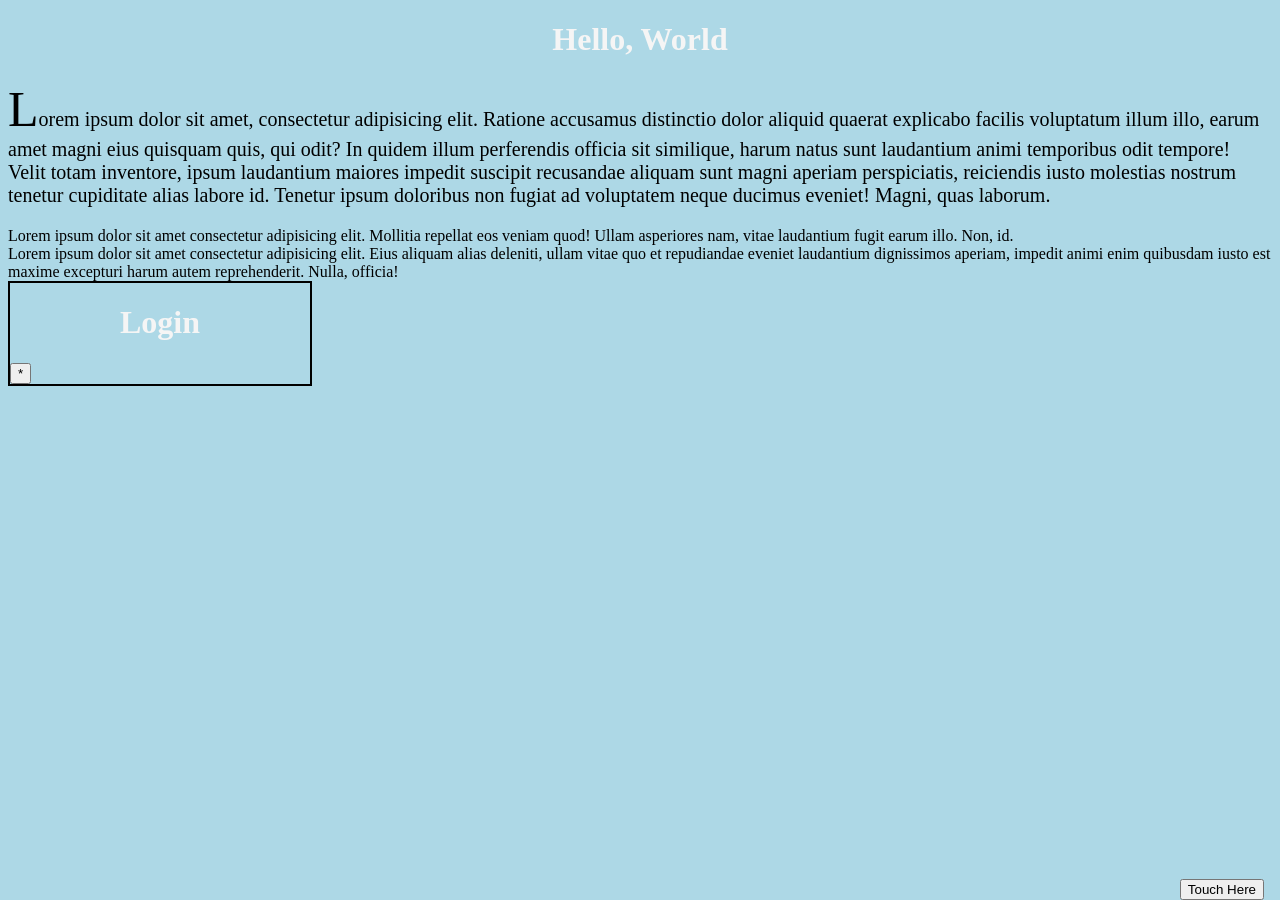
<file: Class/index.html>
<!DOCTYPE html>
<html lang="en">
<head>
    <meta charset="UTF-8">
    <meta name="viewport" content="width=device-width, initial-scale=1.0">
    <link rel="stylesheet" href="style.css">
    <title>Document</title>
</head>
<body>
   <h1>Hello, World</h1>
<p>
    Lorem ipsum dolor sit amet, consectetur adipisicing elit. Ratione accusamus distinctio dolor aliquid quaerat explicabo facilis voluptatum illum illo, earum amet magni eius quisquam quis, qui odit? In quidem illum perferendis officia sit similique, harum natus sunt laudantium animi temporibus odit tempore! Velit totam inventore, ipsum laudantium maiores impedit suscipit recusandae aliquam sunt magni aperiam perspiciatis, reiciendis iusto molestias nostrum tenetur cupiditate alias labore id. Tenetur ipsum doloribus non fugiat ad voluptatem neque ducimus eveniet! Magni, quas laborum.
</p>
<span class="A">Lorem ipsum dolor sit amet consectetur adipisicing elit. Mollitia repellat eos veniam quod! Ullam asperiores nam, vitae laudantium fugit earum illo. Non, id.</span>
<span class="B">Lorem ipsum dolor sit amet consectetur adipisicing elit. Eius aliquam alias deleniti, ullam vitae quo et repudiandae eveniet laudantium dignissimos aperiam, impedit animi enim quibusdam iusto est maxime excepturi harum autem reprehenderit. Nulla, officia!</span>

<div class="card">
<h1>Login</h1>
<button class="btn">*</button>
</div>
<button class="toucher">Touch Here</button>
</body>
</html>
</file>
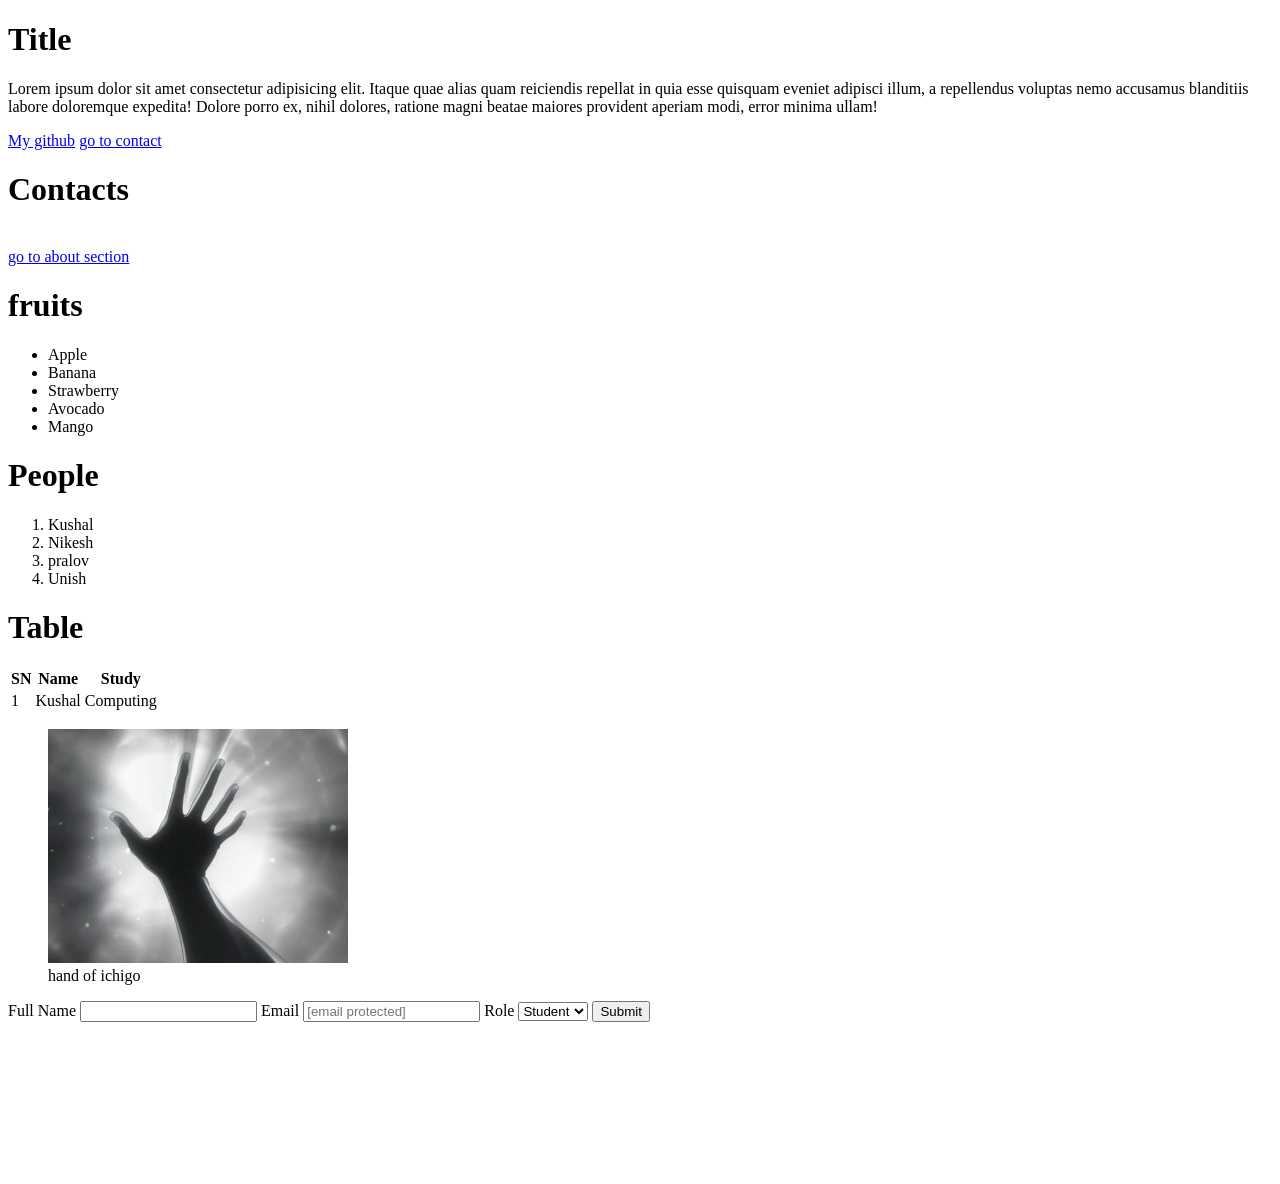
<file: HTML/index.html>
<!DOCTYPE html>
<html lang="en">
<head>
    <meta charset="UTF-8">
    <meta name="viewport" content="width=device-width, initial-scale=1.0">
    <title>Document</title>
</head>
<body>
    <h1>Title</h1>
    <p>Lorem ipsum dolor sit amet consectetur adipisicing elit. Itaque quae alias quam reiciendis repellat in quia esse quisquam eveniet adipisci illum, a repellendus voluptas nemo accusamus blanditiis labore doloremque expedita! Dolore porro ex, nihil dolores, ratione magni beatae maiores provident aperiam modi, error minima ullam!</p>
    <a href="https://github.com/sir-beluga/WebDev_Class_39B_Kaushal_Pandey.git" target="_blank" rel="noopener noreferrer">My github</a>

    <a href="#contact">go to contact</a><br>
    <h1 id="contact">Contacts</h1><br>
    <a href="about.html">go to about section</a>
<h1>
    fruits
</h1>
    <ul>
        <li>Apple</li>
        <li>Banana</li>
        <li>Strawberry</li>
        <li>Avocado</li>
        <li>Mango</li>
    </ul>
<h1>People</h1>
<ol>
    <li>Kushal</li>
    <li>Nikesh</li>
    <li>pralov</li>
    <li>Unish</li>
</ol>

<h1>Table</h1>
<table>
    <thead>
        <tr>
            <th>
                SN
            </th>
            <th>
                Name
            </th>
            <th>
                Study
            </th>
        </tr>
    </thead>
    <tbody>
        <tr>
            <td>
                1
            </td>
            <td>
                Kushal
            </td>
            <td>
                Computing
            </td>
        </tr>
    </tbody>
</table>
<figure>
<img src="image.png" alt="ichigo hand" width="300">
<figcaption>hand of ichigo</figcaption>
</figure>

 <div class="form">
    <form action="/submit" method="POST">
    <!-- Always pair a label with its input -->
    <label for="name">Full Name</label>
    <input
        type="text"
        id="name"
        name="name"
        required
    >
    <label for="email">Email</label>
    <input
        type="email"
        id="email"
        placeholder="[email protected]"
    >
    <label for="role">Role</label>
    <select id="role" name="role">
        <option value="student">Student</option>
        <option value="teacher">Teacher</option>
    </select>
    <button type="submit">Submit</button>
 </form>
</div>

<iframe src="https://youtu.be/49_Ph2q6uIM" frameborder="0"></iframe>
</body>
</html>
</file>
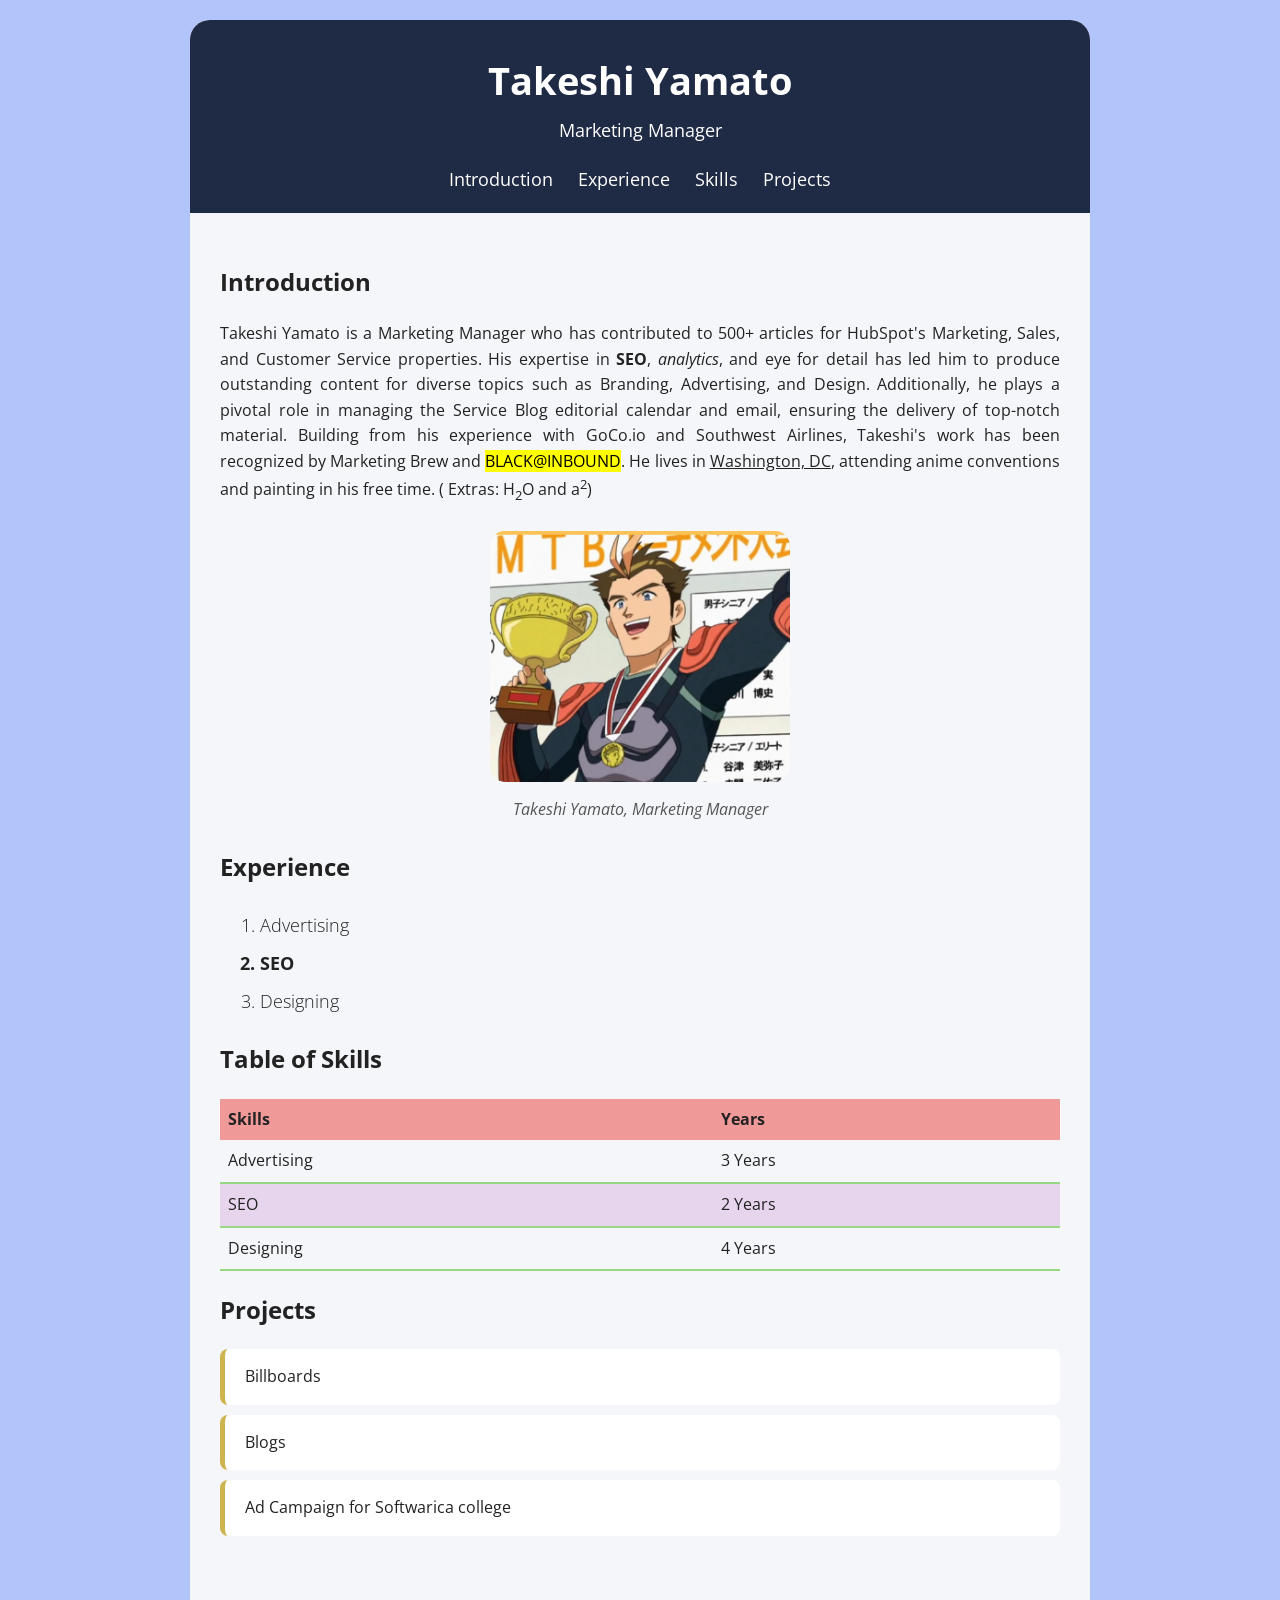
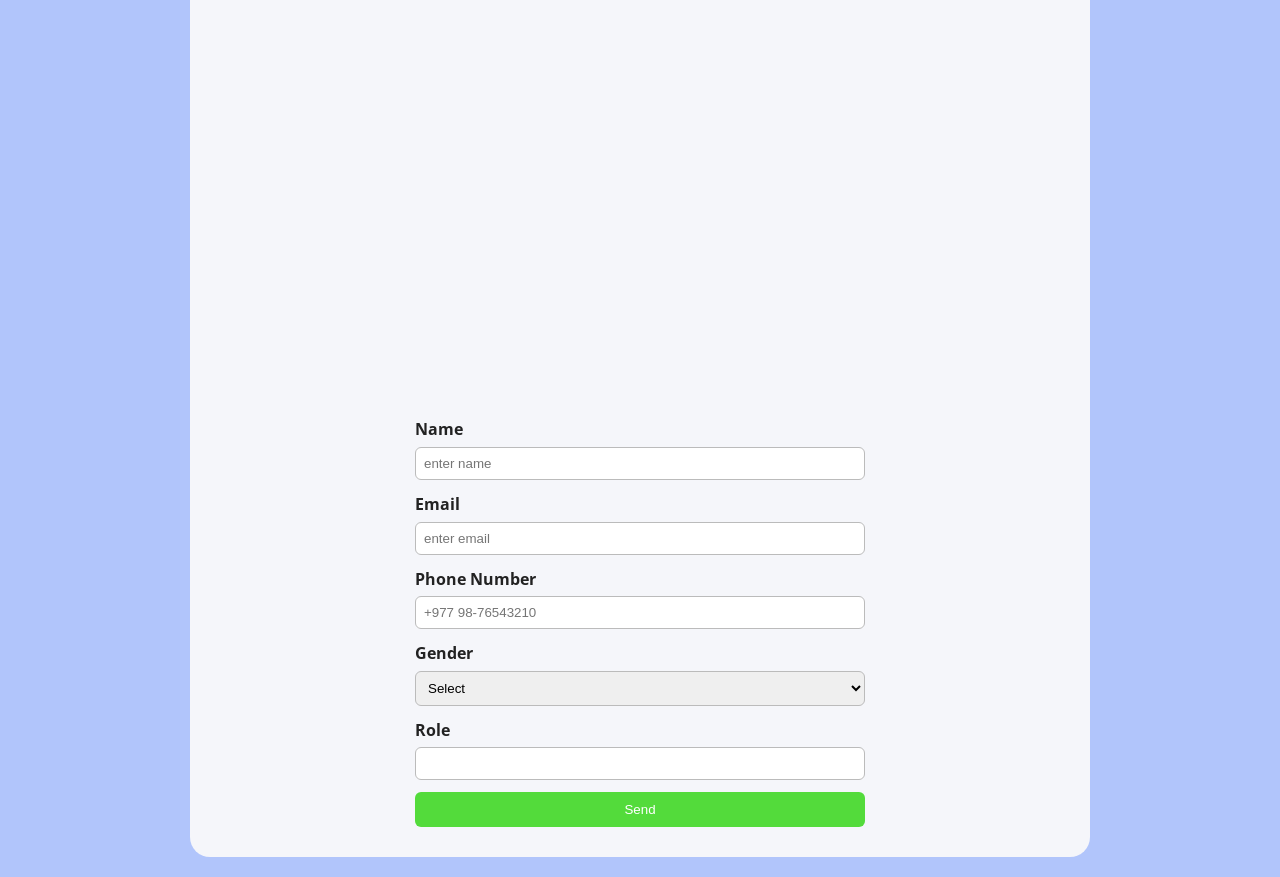
<file: Assignmentsn Portfolio/assignment1.html>
<!DOCTYPE html>
<html lang="en">
<head>
    <meta charset="UTF-8">
    <meta name="viewport" content="width=device-width, initial-scale=1.0">
    <link href="https://fonts.googleapis.com/css2?family=Open+Sans:wght@300;700&display=swap" rel="stylesheet">
    <link rel="stylesheet" href="style.css">
    <title>Takeshi Yamato</title>
</head>
<body>
<div class="site">

    <header>
        <h1 class="boss_name">Takeshi Yamato</h1>
        <h2 class="position_boss">Marketing Manager</h2>
        <nav>
            <a href="#hero">Introduction</a>
            <a href="#exp">Experience</a>
            <a href="#tbl">Skills</a>
            <a href="#projects">Projects</a>
        </nav>
    </header>

    <main>
        <div id="hero">
            <h2>Introduction</h2>
            <p>
                Takeshi Yamato is a Marketing Manager who has contributed to 500+ articles for HubSpot's Marketing, Sales, and Customer Service properties. His expertise in <b>SEO</b>, <i>analytics</i>, and eye for detail has led him to produce outstanding content for diverse topics such as Branding, Advertising, and Design. Additionally, he plays a pivotal role in managing the Service Blog editorial calendar and email, ensuring the delivery of top-notch material. Building from his experience with GoCo.io and Southwest Airlines, Takeshi's work has been recognized by Marketing Brew and <mark>BLACK@INBOUND</mark>. He lives in <u>Washington, DC</u>, attending anime conventions and painting in his free time. &#40; Extras: H<sub>2</sub>O and a<sup>2</sup>&#41;
            </p>

            <figure>
                <img src="image.png" alt="Boss_image">
                <figcaption>Takeshi Yamato, Marketing Manager</figcaption>
            </figure>
        </div>

        <div>
            <h2 id="exp">Experience</h2>
            <ol>
                <li>Advertising</li>
                <li>SEO</li>
                <li>Designing</li>
            </ol>
        </div>

        <h2 id="tbl">Table of Skills</h2>
        <table>
            <thead>
                <tr>
                    <th>Skills</th>
                    <th>Years</th>
                </tr>
            </thead>
            <tbody>
                <tr>
                    <td>Advertising</td>
                    <td>3 Years</td>
                </tr>
                <tr>
                    <td>SEO</td>
                    <td>2 Years</td>
                </tr>
                <tr>
                    <td>Designing</td>
                    <td>4 Years</td>
                </tr>
            </tbody>
        </table>

        <h2 id="projects">Projects</h2>
        <ul>
            <li>Billboards</li>
            <li>Blogs</li>
            <li>Ad Campaign for Softwarica college</li>
        </ul>

        <div class="video">
            <iframe src="https://www.youtube.com/embed/8-HvL_fneM4?si=fPKygfntOTgEEpYG" title="YouTube video player" frameborder="0" allow="accelerometer; autoplay; clipboard-write; encrypted-media; gyroscope; picture-in-picture; web-share" referrerpolicy="strict-origin-when-cross-origin" allowfullscreen></iframe>
        </div>

        <form>
            <label>Name <input type="text" name="name" placeholder="enter name" required></label>
            <label>Email <input type="email" name="email" placeholder="enter email" required></label>
            <label>Phone Number <input type="tel" name="phone" placeholder="+977 98-76543210"></label>
            <label>Gender
                <select name="gender">
                    <option value="">Select</option>
                    <option>Male</option>
                    <option>Female</option>
                    <option>Other</option>
                </select>
            </label>
            <label>Role <input type="text" name="role"></label>
            <button type="submit">Send</button>
        </form>
    </main>

</div>
</body>
</html>
</file>
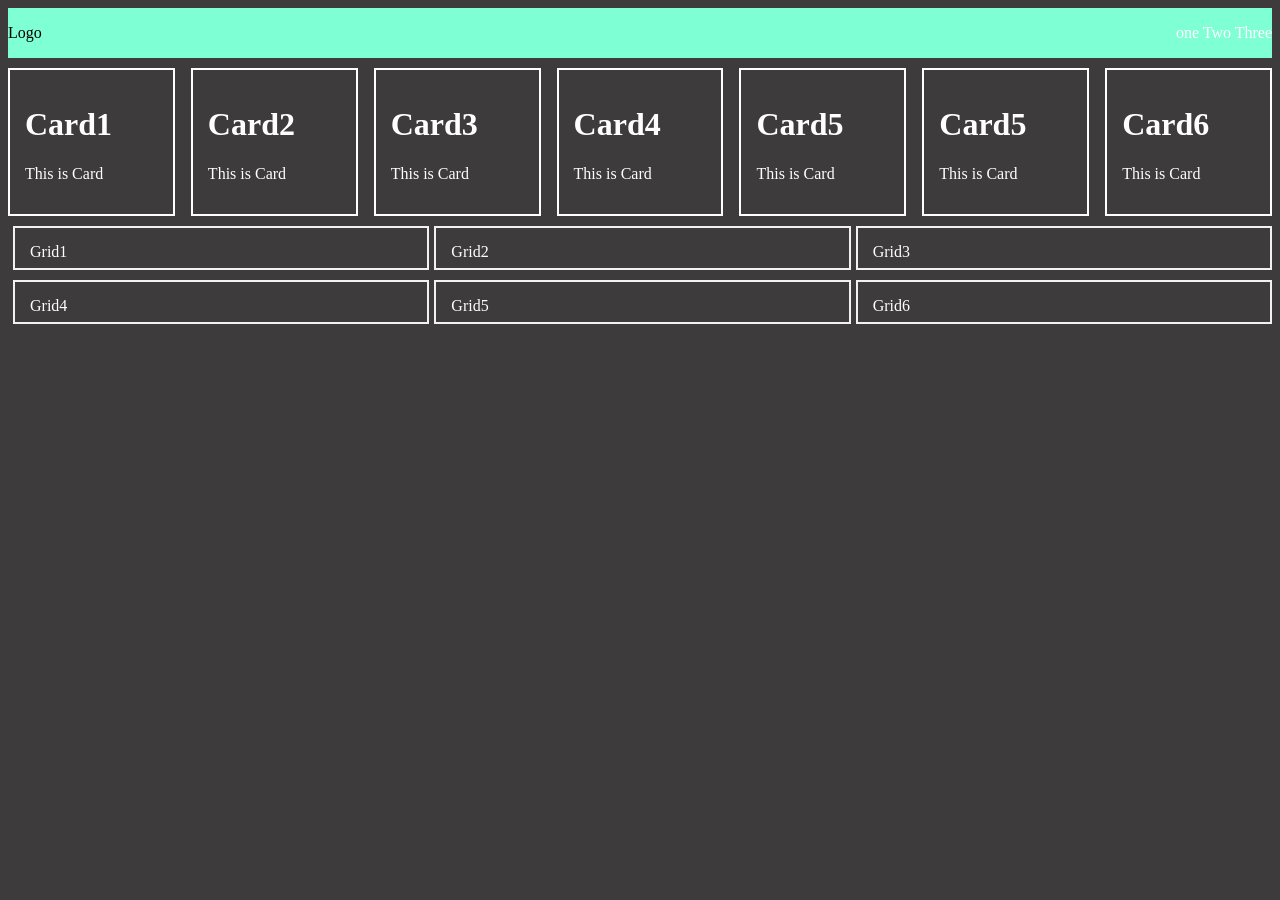
<file: Class/position.html>
<!DOCTYPE html>
<html lang="en">
<head>
    <meta charset="UTF-8">
    <meta name="viewport" content="width=device-width, initial-scale=1.0">
    <link rel="stylesheet" href="position.css">
    <title>Document</title>
</head>
<body>
    <header class="header">
<nav class="navbar">
<p class="paragraph">
    Logo
</p>
<div class="links">
    <a href="#">one</a>
    <a href="#">Two</a>
    <a href="#">Three</a>

</div>
</nav>
    </header>
<main>
    <div class="body">
        <div class="card">
            <h1>Card1</h1>
            <p>This is Card</p>
        </div>
         <div class="card">
            <h1>Card2</h1>
            <p>This is Card</p>
        </div>
         <div class="card">
            <h1>Card3</h1>
            <p>This is Card</p>
        </div>
         <div class="card">
            <h1>Card4</h1>
            <p>This is Card</p>
        </div>
         <div class="card">
            <h1>Card5</h1>
            <p>This is Card</p>
        </div>
         <div class="card">
            <h1>Card5</h1>
            <p>This is Card</p>
        </div>
         <div class="card">
            <h1>Card6</h1>
            <p>This is Card</p>
        </div>
    </div>
    <div class="grid">
        <div class="grid-item">Grid1</div>
        <div class="grid-item">Grid2</div>
        <div class="grid-item">Grid3</div>
        <div class="grid-item">Grid4</div>
        <div class="grid-item">Grid5</div>
        <div class="grid-item">Grid6</div>
    </div>
</main>

</body>
</html>
</file>
<file: Class/style.css>
body{
    background-color: lightblue;
}
h1{
    color: whitesmoke;
    text-align: center;
}
p{
    font-family: Verdana;
    font-size: 20px;
}
p::first-letter{
    font-size: 50px;
    font-family: times new roman;
}
.A{
    display: block ;
}
.card{
    position: relative;
    width: 300px;
    height: fit-content;
    border: 2px solid black;
}
.close{
    position: absolute;
    top: 0;
    right: 30px;
}
.toucher{
    position: fixed;
    bottom: 0rem;
    right: 1rem;
}
</file>
<file: Assignmentsn Portfolio/style.css>
body {
    margin: 0;
    padding: 20px;
    background: #b1c5fb;
    font-family: "Open Sans", Arial, sans-serif;
    color: #222;
    line-height: 1.6;
}

.site {
    max-width: 900px;
    margin: 0 auto;
    background: #f5f6fa;
    border-radius: 20px;
    overflow: hidden;
}

main { padding: 30px; }

header {
    background: #1f2a44;
    color: white;
    text-align: center;
    padding: 30px 20px 20px;
}
.boss_name { margin: 0; font-size: 2.4rem; text-align: center; }
.position_boss { margin: 5px 0 20px; font-size: 1.1rem; font-weight: normal; text-align: center; }

nav { display: flex; justify-content: center; gap: 25px; }
nav a {
    color: white;
    font-size: 1.1rem;
    text-decoration: none;
}

#hero h2 { text-align: left; font-weight: bold; }
#hero p { text-align: justify; }

figure { margin: 25px auto; text-align: center; }
figure img { width: 300px; max-width: 100%; border-radius: 15px; }
figcaption { margin-top: 8px; font-style: italic; color: #555; }

#exp + ol li { font-size: 1.1rem; padding: 5px 0; }
#exp + ol li:nth-child(odd) { font-weight: 300; }
#exp + ol li:nth-child(even) { font-weight: 700; }

table {
    width: 100%;
    border-collapse: collapse;
}
th {
    background: #f09999;
    text-align: left;
    padding: 8px;
}
td {
    padding: 8px;
    border-bottom: 2px solid #98d783;
}
tbody tr:nth-child(even) {
    background: #e6d5ec;
}

#projects + ul { list-style: none; padding: 0; }
#projects + ul li {
    background: white;
    padding: 15px 20px;
    margin-bottom: 10px;
    border-left: 5px solid #cdb44e;
    border-radius: 8px;
}

.video {
    max-width: 700px;
    margin: 40px auto;
    aspect-ratio: 16 / 9;
}
.video iframe { width: 100%; height: 100%; border: 0; }

form {
    max-width: 450px;
    margin: 0 auto;
    display: grid;
    gap: 12px;
}
form label { display: grid; gap: 4px; font-weight: bold; }
form input, form select { padding: 8px; border: 1px solid #bbb; border-radius: 6px; }
form button {
    padding: 10px;
    border: 0;
    border-radius: 6px;
    background: #53db3b;
    color: white;
    cursor: pointer;
}
</file>
<file: Class/position.css>
.header{
position: sticky;
top:0;
z-index: 1000;
}
.navbar{
    background-color: aquamarine;
    color: black;
    display: flex;
    flex-direction: row;
    justify-content: space-between;
    align-items: center;
    flex-wrap: wrap;
}
a{
    color: white;
    text-decoration: none;
}
.card{
    border: 2px solid rgb(255, 255, 255);
    width: fit-content;
    height: fit-content;
    padding: 15px;
}
.body{
    position: relative;
    display: flex;
    justify-content: space-between;
    flex-direction: row ;
    flex-wrap: wrap;
    align-items: center;
    margin-top: 10px;
    gap: 1rem;
    
}
.body div{
    flex: 1;
}

.grid{
    display: grid;
    grid-template-columns: repeat(3,1fr);

}
.grid-item{
    border: 2px solid rgb(245, 240, 240);
    margin-top: 10px;
    margin-left:5px;
    padding: 15px;
    height: 10px    ;
}
body{
    background-color: rgb(61, 59, 59);
    color: white;
}
</file>
